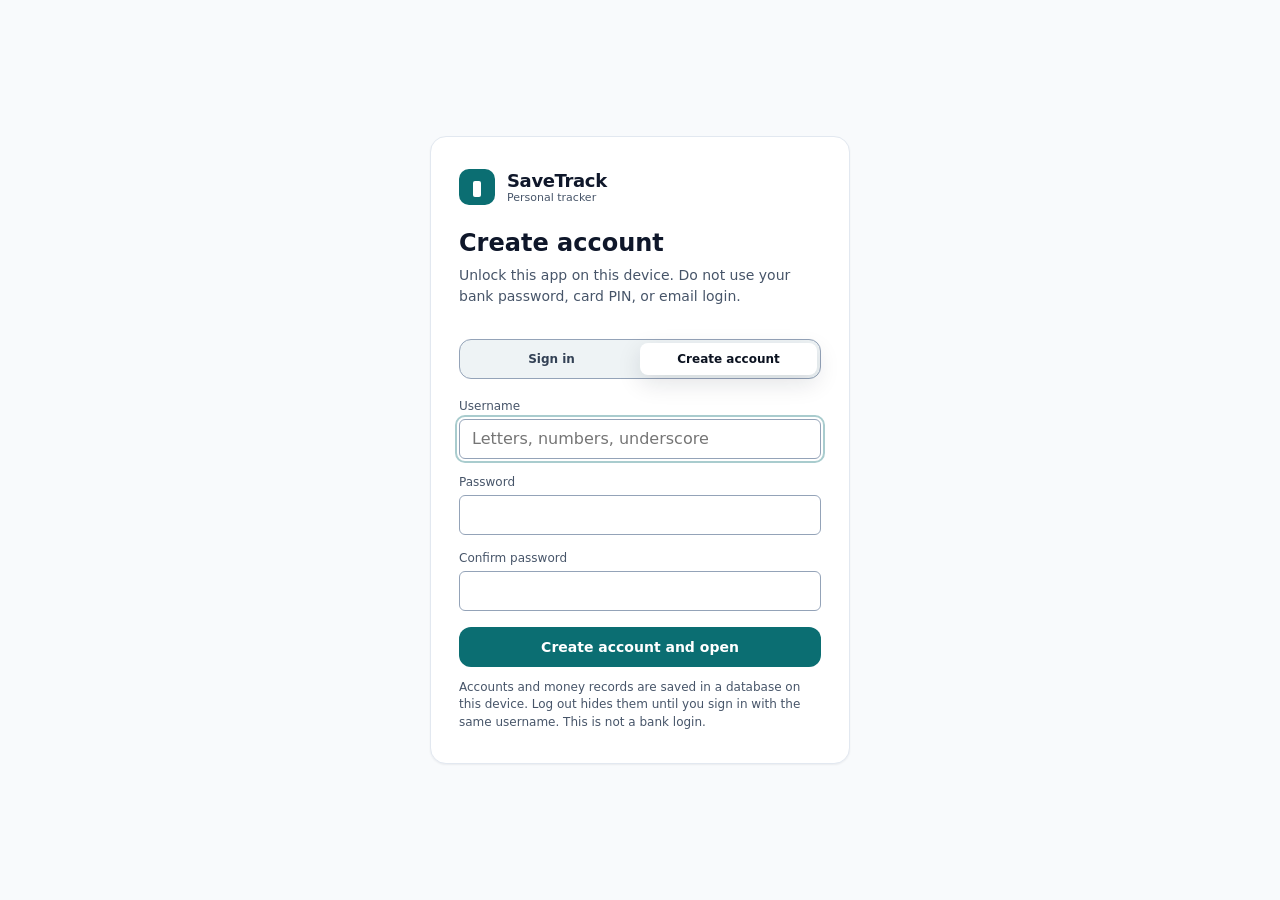
<file: index.html>
<!DOCTYPE html>
<html lang="en" data-theme="light">
  <head>
    <meta charset="UTF-8" />
    <meta name="viewport" content="width=device-width, initial-scale=1" />
    <meta name="description" content="SaveTrack — personal savings and investment tracker. Local-only; not financial advice." />
    <title>SaveTrack — Personal Savings &amp; Investment Manager</title>
    <link rel="stylesheet" href="css/styles.css" />
  </head>
  <body class="is-locked">
    <div class="auth-screen" id="auth-screen">
      <div class="auth-card">
        <div class="auth-brand">
          <span class="logo" aria-hidden="true"></span>
          <div>
            <div class="brand-name">SaveTrack</div>
            <div class="brand-tag">Personal tracker</div>
          </div>
        </div>
        <h1 id="auth-heading">Sign in</h1>
        <p class="lede">Unlock this app on this device. Do not use your bank password, card PIN, or email login.</p>
        <div class="segmented auth-tabs" role="tablist">
          <button type="button" class="is-on" data-auth-tab="login">Sign in</button>
          <button type="button" data-auth-tab="register">Create account</button>
        </div>
        <form id="form-login">
          <label class="field">
            <span>Username</span>
            <input name="username" type="text" autocomplete="username" maxlength="24" required placeholder="Your SaveTrack username" />
          </label>
          <label class="field">
            <span>Password</span>
            <input name="password" type="password" autocomplete="current-password" required minlength="4" />
          </label>
          <p class="err" id="login-err"></p>
          <button type="submit" class="btn btn-primary auth-submit">Open SaveTrack</button>
        </form>
        <form id="form-register" hidden>
          <label class="field">
            <span>Username</span>
            <input name="username" type="text" autocomplete="username" maxlength="24" required placeholder="Letters, numbers, underscore" />
          </label>
          <label class="field">
            <span>Password</span>
            <input name="password" type="password" autocomplete="new-password" required minlength="4" />
          </label>
          <label class="field">
            <span>Confirm password</span>
            <input name="confirm" type="password" autocomplete="new-password" required minlength="4" />
          </label>
          <p class="err" id="register-err"></p>
          <button type="submit" class="btn btn-primary auth-submit">Create account and open</button>
        </form>
        <p class="caption">Accounts and money records are saved in a database on this device. Log out hides them until you sign in with the same username. This is not a bank login.</p>
      </div>
    </div>

    <div class="app" id="app" hidden>
      <div class="overlay" id="overlay" hidden></div>

      <aside class="sidebar" id="sidebar" aria-label="Main navigation">
        <div class="brand">
          <span class="logo" aria-hidden="true"></span>
          <div>
            <div class="brand-name">SaveTrack</div>
            <div class="brand-tag">Personal tracker</div>
          </div>
          <button type="button" class="icon-btn sidebar-close" id="sidebar-close" aria-label="Close menu">
            <svg width="20" height="20" viewBox="0 0 24 24" fill="none" stroke="currentColor" stroke-width="2"><path d="M6 6l12 12M18 6L6 18"/></svg>
          </button>
        </div>
        <nav class="nav">
          <a class="nav-item is-active" href="#dashboard" data-route="dashboard" title="Dashboard">
            <svg width="20" height="20" viewBox="0 0 24 24" fill="none" stroke="currentColor" stroke-width="1.8"><rect x="3" y="3" width="7" height="9" rx="1.5"/><rect x="14" y="3" width="7" height="5" rx="1.5"/><rect x="14" y="12" width="7" height="9" rx="1.5"/><rect x="3" y="16" width="7" height="5" rx="1.5"/></svg>
            Dashboard
          </a>
          <a class="nav-item" href="#income" data-route="income" title="Income">
            <svg width="20" height="20" viewBox="0 0 24 24" fill="none" stroke="currentColor" stroke-width="1.8"><path d="M12 3v12"/><path d="M7 8l5-5 5 5"/><rect x="4" y="15" width="16" height="6" rx="1.5"/></svg>
            Income
          </a>
          <a class="nav-item" href="#expenses" data-route="expenses" title="Expenses">
            <svg width="20" height="20" viewBox="0 0 24 24" fill="none" stroke="currentColor" stroke-width="1.8"><path d="M12 21V9"/><path d="M7 16l5 5 5-5"/><rect x="4" y="3" width="16" height="6" rx="1.5"/></svg>
            Expenses
          </a>
          <a class="nav-item" href="#history" data-route="history" title="History">
            <svg width="20" height="20" viewBox="0 0 24 24" fill="none" stroke="currentColor" stroke-width="1.8"><circle cx="12" cy="12" r="8"/><path d="M12 8v5l3 2"/></svg>
            History
          </a>
          <a class="nav-item" href="#savings" data-route="savings" title="Savings">
            <svg width="20" height="20" viewBox="0 0 24 24" fill="none" stroke="currentColor" stroke-width="1.8"><circle cx="12" cy="12" r="8"/><path d="M12 8v8M9 11h6"/></svg>
            Savings
          </a>
          <a class="nav-item" href="#investments" data-route="investments" title="Investments">
            <svg width="20" height="20" viewBox="0 0 24 24" fill="none" stroke="currentColor" stroke-width="1.8"><path d="M4 19V9l5 4 6-8 5 6v8H4z"/></svg>
            Investments
          </a>
          <a class="nav-item" href="#stocks" data-route="stocks" title="Halal stocks">
            <svg width="20" height="20" viewBox="0 0 24 24" fill="none" stroke="currentColor" stroke-width="1.8"><path d="M4 19V8h3v11H4zM10.5 19V4h3v15h-3zM17 19v-7h3v7h-3z"/></svg>
            Halal stocks
          </a>
          <a class="nav-item" href="#transactions" data-route="transactions" title="Transactions">
            <svg width="20" height="20" viewBox="0 0 24 24" fill="none" stroke="currentColor" stroke-width="1.8"><path d="M8 7h12M8 12h12M8 17h12"/><circle cx="4" cy="7" r="1.2" fill="currentColor" stroke="none"/><circle cx="4" cy="12" r="1.2" fill="currentColor" stroke="none"/><circle cx="4" cy="17" r="1.2" fill="currentColor" stroke="none"/></svg>
            Transactions
          </a>
          <a class="nav-item" href="#calculators" data-route="calculators" title="Calculators">
            <svg width="20" height="20" viewBox="0 0 24 24" fill="none" stroke="currentColor" stroke-width="1.8"><rect x="4" y="3" width="16" height="18" rx="2"/><path d="M8 7h8M8 12h2m4 0h2M8 17h2m4 0h2"/></svg>
            Calculators
          </a>
          <a class="nav-item" href="#settings" data-route="settings" title="Settings">
            <svg width="20" height="20" viewBox="0 0 24 24" fill="none" stroke="currentColor" stroke-width="1.8"><circle cx="12" cy="12" r="3"/><path d="M19.4 15a1.7 1.7 0 0 0 .3 1.8l.1.1a2 2 0 1 1-2.8 2.8l-.1-.1a1.7 1.7 0 0 0-1.8-.3 1.7 1.7 0 0 0-1 1.5V21a2 2 0 1 1-4 0v-.1a1.7 1.7 0 0 0-1-1.5 1.7 1.7 0 0 0-1.8.3l-.1.1a2 2 0 1 1-2.8-2.8l.1-.1a1.7 1.7 0 0 0 .3-1.8 1.7 1.7 0 0 0-1.5-1H3a2 2 0 1 1 0-4h.1a1.7 1.7 0 0 0 1.5-1 1.7 1.7 0 0 0-.3-1.8l-.1-.1a2 2 0 1 1 2.8-2.8l.1.1a1.7 1.7 0 0 0 1.8.3H8a1.7 1.7 0 0 0 1-1.5V3a2 2 0 1 1 4 0v.1a1.7 1.7 0 0 0 1 1.5 1.7 1.7 0 0 0 1.8-.3l.1-.1a2 2 0 1 1 2.8 2.8l-.1.1a1.7 1.7 0 0 0-.3 1.8V8c.3.7 1 1.2 1.8 1.2H21a2 2 0 1 1 0 4h-.1a1.7 1.7 0 0 0-1.5 1z"/></svg>
            Settings
          </a>
        </nav>
        <div class="sidebar-foot">
          <div class="signed-in" id="signed-in"></div>
          <div class="segmented" role="group" aria-label="Theme">
            <button type="button" data-theme-set="light">Light</button>
            <button type="button" data-theme-set="dark">Dark</button>
            <button type="button" data-theme-set="system">System</button>
          </div>
          <button type="button" class="btn btn-secondary logout-btn" id="logout-btn">Log out</button>
        </div>
      </aside>

      <div class="main-wrap">
        <header class="topbar">
          <button type="button" class="icon-btn hamburger" id="hamburger" aria-label="Open menu" aria-expanded="false" aria-controls="sidebar">
            <svg width="22" height="22" viewBox="0 0 24 24" fill="none" stroke="currentColor" stroke-width="2"><path d="M4 7h16M4 12h16M4 17h16"/></svg>
          </button>
          <div>
            <h1 id="page-title">Dashboard</h1>
            <p class="page-sub" id="page-sub">Overview of this month</p>
          </div>
          <div class="topbar-actions">
            <span class="device-only" id="whoami">This device only</span>
            <div class="add-wrap">
              <button type="button" class="btn btn-primary" id="header-add">Add</button>
              <div class="menu" id="add-menu" hidden>
                <button type="button" data-add="income">Income</button>
                <button type="button" data-add="expense">Expense</button>
                <button type="button" data-add="goal">Goal</button>
                <button type="button" data-add="investment">Investment</button>
              </div>
            </div>
          </div>
        </header>

        <main class="content" id="content">
          <section class="page" id="page-dashboard" data-page="dashboard">
            <div class="toolbar">
              <div class="segmented" id="dash-period">
                <button type="button" class="is-on" data-period="month">This month</button>
                <button type="button" data-period="3mo">3 mo</button>
                <button type="button" data-period="year">Year</button>
              </div>
            </div>
            <div class="stat-grid" id="dash-stats"></div>
            <article class="card chart-wide">
              <div class="card-head">
                <h2>Monthly used, saved, and invested</h2>
              </div>
              <div id="chart-money-flow"></div>
              <p class="caption">Used is spending. Saved is money you assigned to goals. Invested is holdings you recorded. These are your entries, not a bank statement.</p>
            </article>
            <div class="dash-grid">
              <article class="card">
                <div class="card-head">
                  <h2>Income vs expense</h2>
                </div>
                <div id="chart-income-expense"></div>
                <p class="caption">Amounts you recorded. Not a bank statement.</p>
              </article>
              <article class="card">
                <div class="card-head">
                  <h2>Savings progress</h2>
                </div>
                <div id="chart-savings"></div>
                <p class="caption">Progress is based on amounts you entered.</p>
              </article>
              <article class="card">
                <div class="card-head">
                  <h2>Investment summary</h2>
                </div>
                <div id="dash-invest"></div>
                <p class="caption">Based on values you typed. Not live market data.</p>
              </article>
              <article class="card">
                <div class="card-head">
                  <h2>Active savings goals</h2>
                  <a class="text-link" href="#savings">View all</a>
                </div>
                <div id="dash-goals"></div>
              </article>
            </div>
            <article class="card">
              <div class="card-head">
                <h2>Recent transactions</h2>
                <a class="text-link" href="#transactions">View all</a>
              </div>
              <div id="dash-recent"></div>
            </article>
          </section>

          <section class="page" id="page-income" data-page="income" hidden>
            <div class="split">
              <article class="card form-card">
                <h2>Add income</h2>
                <form id="form-income">
                  <label class="field">
                    <span>Amount <em>Required</em></span>
                    <div class="amount-wrap">
                      <span class="currency-prefix" data-currency-prefix>$</span>
                      <input name="amount" type="number" min="0.01" step="0.01" required placeholder="0.00" />
                    </div>
                    <small class="err" data-err="amount"></small>
                  </label>
                  <label class="field">
                    <span>Income source <em>Required</em></span>
                    <input name="source" type="text" maxlength="60" required placeholder="Salary, freelance…" list="income-sources" />
                    <datalist id="income-sources"></datalist>
                    <small class="err" data-err="source"></small>
                  </label>
                  <label class="field">
                    <span>Date <em>Required</em></span>
                    <input name="date" type="date" required />
                    <small class="err" data-err="date"></small>
                  </label>
                  <label class="field">
                    <span>Note</span>
                    <textarea name="note" maxlength="200" rows="3" placeholder="Optional"></textarea>
                  </label>
                  <button type="submit" class="btn btn-primary">Save income</button>
                </form>
              </article>
              <article class="card grow">
                <div class="card-head">
                  <h2>All income</h2>
                </div>
                <div class="filters">
                  <input type="search" id="income-search" placeholder="Search source or note" />
                  <input type="date" id="income-from" aria-label="From date" />
                  <input type="date" id="income-to" aria-label="To date" />
                </div>
                <div id="income-list"></div>
              </article>
            </div>
          </section>

          <section class="page" id="page-expenses" data-page="expenses" hidden>
            <div class="split">
              <article class="card form-card">
                <h2>Add expense</h2>
                <form id="form-expense">
                  <label class="field">
                    <span>Amount <em>Required</em></span>
                    <div class="amount-wrap">
                      <span class="currency-prefix" data-currency-prefix>$</span>
                      <input name="amount" type="number" min="0.01" step="0.01" required placeholder="0.00" />
                    </div>
                    <small class="err" data-err="amount"></small>
                  </label>
                  <label class="field">
                    <span>Category <em>Required</em></span>
                    <select name="category" required>
                      <option value="">Select category</option>
                      <option>Food</option>
                      <option>Transport</option>
                      <option>Bills</option>
                      <option>Education</option>
                      <option>Shopping</option>
                      <option>Other</option>
                    </select>
                    <small class="err" data-err="category"></small>
                  </label>
                  <label class="field">
                    <span>Date <em>Required</em></span>
                    <input name="date" type="date" required />
                    <small class="err" data-err="date"></small>
                  </label>
                  <label class="field">
                    <span>Note</span>
                    <textarea name="note" maxlength="200" rows="3" placeholder="Optional"></textarea>
                  </label>
                  <button type="submit" class="btn btn-primary">Save expense</button>
                </form>
              </article>
              <article class="card grow">
                <div class="card-head">
                  <h2>All expenses</h2>
                </div>
                <div class="filters">
                  <input type="search" id="expense-search" placeholder="Search note or category" />
                  <select id="expense-category">
                    <option value="">All categories</option>
                    <option>Food</option>
                    <option>Transport</option>
                    <option>Bills</option>
                    <option>Education</option>
                    <option>Shopping</option>
                    <option>Other</option>
                  </select>
                  <input type="date" id="expense-from" aria-label="From date" />
                  <input type="date" id="expense-to" aria-label="To date" />
                </div>
                <div class="chips" id="expense-chips"></div>
                <div id="expense-list"></div>
              </article>
            </div>
          </section>

          <section class="page" id="page-history" data-page="history" hidden>
            <article class="card">
              <div class="card-head">
                <h2>Expense history</h2>
              </div>
              <p class="lede">Every expense you recorded, newest first. Edit or delete from here if you need to correct a row.</p>
              <div class="filters wrap">
                <input type="search" id="history-search" placeholder="Search note or category" />
                <select id="history-category">
                  <option value="">All categories</option>
                  <option>Food</option>
                  <option>Transport</option>
                  <option>Bills</option>
                  <option>Education</option>
                  <option>Shopping</option>
                  <option>Other</option>
                </select>
                <input type="date" id="history-from" aria-label="From date" />
                <input type="date" id="history-to" aria-label="To date" />
                <button type="button" class="btn btn-ghost" id="history-clear">Clear filters</button>
              </div>
              <div id="history-list"></div>
            </article>
          </section>

          <section class="page" id="page-savings" data-page="savings" hidden>
            <div class="stat-grid compact" id="savings-stats"></div>
            <div class="card-grid" id="goals-grid"></div>
          </section>

          <section class="page" id="page-investments" data-page="investments" hidden>
            <div class="banner banner-warn">
              Values are amounts you entered. For shares, profit is (current price − buy price) × shares. SaveTrack does not fetch live prices and does not recommend investments.
            </div>
            <div class="stat-grid compact" id="invest-stats"></div>
            <div class="toolbar">
              <div class="segmented" id="invest-view">
                <button type="button" class="is-on" data-view="cards">Cards</button>
                <button type="button" data-view="table">Table</button>
              </div>
            </div>
            <div id="invest-list"></div>
          </section>

          <section class="page" id="page-stocks" data-page="stocks" hidden>
            <div class="banner banner-warn">
              Illustrative Shariah-screened company list only — not a fatwa, not a recommendation, not live guaranteed quotes. Prices are delayed market data. SaveTrack does not certify any stock as halal. Not financial advice.
            </div>
            <div class="toolbar wrap">
              <input type="search" id="stock-search" placeholder="Search company or symbol" />
              <button type="button" class="btn btn-secondary" id="stock-refresh">Refresh prices</button>
            </div>
            <p class="caption" id="stock-status"></p>
            <article class="card chart-wide" id="stock-focus-card" hidden>
              <div class="card-head">
                <h2 id="stock-focus-title">Daily price</h2>
              </div>
              <div id="stock-focus-chart"></div>
              <p class="caption">Last ~1 month of daily closes. Up days vs first close in the window is shown as profit; down is loss. Delayed data. Not financial advice.</p>
            </article>
            <div class="stat-grid compact" id="stock-market-stats"></div>
            <div id="stock-list"></div>
          </section>

          <section class="page" id="page-transactions" data-page="transactions" hidden>
            <article class="card">
              <div class="filters wrap">
                <input type="search" id="txn-search" placeholder="Search description, category, type" />
                <select id="txn-type">
                  <option value="">All types</option>
                  <option>Income</option>
                  <option>Expense</option>
                  <option>Savings</option>
                  <option>Investment</option>
                </select>
                <select id="txn-sort">
                  <option value="date-desc">Date (newest)</option>
                  <option value="date-asc">Date (oldest)</option>
                  <option value="amount-desc">Amount (high)</option>
                  <option value="amount-asc">Amount (low)</option>
                  <option value="type">Type</option>
                </select>
                <input type="date" id="txn-from" aria-label="From date" />
                <input type="date" id="txn-to" aria-label="To date" />
                <button type="button" class="btn btn-ghost" id="txn-clear">Clear filters</button>
              </div>
              <div id="txn-chips"></div>
              <div id="txn-list"></div>
            </article>
          </section>

          <section class="page" id="page-calculators" data-page="calculators" hidden>
            <p class="banner banner-warn">Calculations are estimates only. Not financial advice. Not a prediction of returns.</p>
            <div class="calc-grid">
              <article class="card">
                <h2>Monthly savings calculator</h2>
                <p class="lede">Estimate leftover cash from numbers you type.</p>
                <form id="calc-monthly">
                  <label class="field">
                    <span>Monthly income</span>
                    <input name="income" type="number" min="0" step="0.01" required />
                  </label>
                  <label class="field">
                    <span>Monthly expenses</span>
                    <input name="expenses" type="number" min="0" step="0.01" required />
                  </label>
                  <div class="btn-row">
                    <button type="submit" class="btn btn-primary">Calculate</button>
                    <button type="button" class="btn btn-secondary" id="prefill-month">Prefill from this month’s records</button>
                  </div>
                </form>
                <div class="result" id="calc-monthly-out" hidden></div>
                <p class="caption">Estimate only. Not financial advice.</p>
              </article>
              <article class="card">
                <h2>Compound-growth calculator</h2>
                <p class="lede">Hypothetical growth using a rate you choose.</p>
                <form id="calc-compound">
                  <label class="field">
                    <span>Starting amount</span>
                    <input name="principal" type="number" min="0" step="0.01" required />
                  </label>
                  <label class="field">
                    <span>Monthly contribution</span>
                    <input name="pmt" type="number" min="0" step="0.01" required />
                  </label>
                  <label class="field">
                    <span>Annual rate (%)</span>
                    <input name="rate" type="number" step="0.01" required placeholder="e.g. 5 — you choose" />
                  </label>
                  <label class="field">
                    <span>Years</span>
                    <input name="years" type="number" min="0.1" step="0.1" required />
                  </label>
                  <button type="submit" class="btn btn-primary">Calculate</button>
                </form>
                <div class="result" id="calc-compound-out" hidden></div>
                <p class="caption">Estimate assumes monthly compounding and a constant rate you typed. Real returns vary and can be negative. Not financial advice. Not a prediction of returns.</p>
              </article>
              <article class="card">
                <h2>Goal calculator</h2>
                <p class="lede">Estimate a monthly amount to reach a target by a date.</p>
                <form id="calc-goal">
                  <label class="field">
                    <span>Target amount</span>
                    <input name="target" type="number" min="0.01" step="0.01" required />
                  </label>
                  <label class="field">
                    <span>Already saved</span>
                    <input name="saved" type="number" min="0" step="0.01" required />
                  </label>
                  <label class="field">
                    <span>Target date</span>
                    <input name="date" type="date" required />
                  </label>
                  <button type="submit" class="btn btn-primary">Calculate</button>
                </form>
                <div class="result" id="calc-goal-out" hidden></div>
                <p class="caption">Estimate only. Ignores inflation, interest, and income changes. Not financial advice.</p>
              </article>
            </div>
          </section>

          <section class="page" id="page-settings" data-page="settings" hidden>
            <div class="settings-col">
              <article class="card">
                <h2>Account</h2>
                <p class="lede" id="settings-user"></p>
                <button type="button" class="btn btn-secondary" id="logout-btn-2">Log out</button>
                <p class="caption">Logging out does not delete your records. Sign in again with the same username to see them.</p>
              </article>
              <article class="card">
                <h2>Currency</h2>
                <label class="field">
                  <span>Display currency</span>
                  <select id="setting-currency">
                    <option value="USD">USD $</option>
                    <option value="EUR">EUR €</option>
                    <option value="GBP">GBP £</option>
                    <option value="PKR">PKR Rs</option>
                    <option value="INR">INR ₹</option>
                    <option value="CAD">CAD $</option>
                    <option value="AUD">AUD $</option>
                  </select>
                </label>
                <p class="caption">Changes symbols only. Does not convert historical amounts.</p>
              </article>
              <article class="card">
                <h2>Appearance</h2>
                <div class="segmented" id="setting-theme">
                  <button type="button" data-theme-set="light">Light</button>
                  <button type="button" data-theme-set="dark">Dark</button>
                  <button type="button" data-theme-set="system">System</button>
                </div>
              </article>
              <article class="card">
                <h2>Notifications</h2>
                <label class="toggle">
                  <input type="checkbox" id="note-weekly" />
                  <span>Remind me to log expenses (weekly)</span>
                </label>
                <label class="toggle">
                  <input type="checkbox" id="note-goals" />
                  <span>Goal target date reminder</span>
                </label>
                <p class="caption">Uses the browser Notification API if permitted. No email. No push server. Reminders stay on this device.</p>
                <p class="caption" id="note-status"></p>
              </article>
              <article class="card">
                <h2>Data</h2>
                <p class="lede" id="data-status">Income, expenses, savings, and investments are saved in an on-device database (IndexedDB + backup). They remain after you close the site or log out.</p>
                <div class="btn-row">
                  <button type="button" class="btn btn-secondary" id="export-data">Export JSON</button>
                  <button type="button" class="btn btn-danger" id="reset-data">Reset all data</button>
                </div>
              </article>
              <article class="card">
                <h2>About</h2>
                <p>SaveTrack version 1.0. A tracking tool only. Figures you enter are stored on this device. Calculations are estimates, not financial advice. Past or projected performance is not a guarantee of future results. Do not enter bank passwords, card numbers, or banking login credentials.</p>
              </article>
            </div>
          </section>
        </main>
        <footer class="app-footer">
          SaveTrack is a tracking tool. Figures you enter are stored only on this device. Calculations are estimates, not financial advice. Past or projected performance is not a guarantee of future results.
        </footer>
      </div>
    </div>

    <div class="modal-root" id="modal-root" hidden>
      <div class="modal-backdrop" id="modal-backdrop"></div>
      <div class="modal" role="dialog" aria-modal="true" aria-labelledby="modal-title">
        <div class="modal-head">
          <h2 id="modal-title">Dialog</h2>
          <button type="button" class="icon-btn" id="modal-x" aria-label="Close">
            <svg width="18" height="18" viewBox="0 0 24 24" fill="none" stroke="currentColor" stroke-width="2"><path d="M6 6l12 12M18 6L6 18"/></svg>
          </button>
        </div>
        <div class="modal-body" id="modal-body"></div>
        <div class="modal-foot" id="modal-foot"></div>
      </div>
    </div>

    <div class="toasts" id="toasts" aria-live="polite"></div>
    <script src="js/app.js"></script>
  </body>
</html>
</file>
<file: css/styles.css>
:root {
  --primary: #0b6e72;
  --primary-hover: #08575a;
  --primary-muted: #d5eef0;
  --secondary: #1e3a5f;
  --bg: #dce7ea;
  --surface: #ffffff;
  --surface-raised: #eef3f5;
  --border: #94a3b8;
  --border-strong: #64748b;
  --text: #0b1220;
  --text-2: #334155;
  --text-3: #475569;
  --success: #047857;
  --success-soft: #d1fae5;
  --danger: #b91c1c;
  --danger-soft: #fee2e2;
  --warn: #b45309;
  --warn-soft: #fef3c7;
  --chart-income: #0b6e72;
  --chart-expense: #c2410c;
  --chart-save: #0b6e72;
  --chart-invest: #1e3a5f;
  --shadow: 0 8px 24px rgba(15, 23, 42, 0.12);
  --shadow-modal: 0 16px 40px rgba(15, 23, 42, 0.18);
  --overlay: rgba(15, 23, 42, 0.45);
  --radius-sm: 6px;
  --radius-md: 12px;
  --radius-lg: 16px;
  --sidebar: 260px;
  --topbar: 64px;
  --font: Inter, "Segoe UI", system-ui, sans-serif;
}

html[data-theme="dark"] {
  --primary: #2dd4bf;
  --primary-hover: #14b8a6;
  --primary-muted: #134e4a;
  --secondary: #93c5fd;
  --bg: #0b1220;
  --surface: #121a2a;
  --surface-raised: #182234;
  --border: #243044;
  --border-strong: #334155;
  --text: #f1f5f9;
  --text-2: #94a3b8;
  --text-3: #64748b;
  --success: #34d399;
  --success-soft: #052e1f;
  --danger: #f87171;
  --danger-soft: #3f1212;
  --warn: #fbbf24;
  --warn-soft: #3b2a05;
  --chart-income: #2dd4bf;
  --chart-expense: #fb923c;
  --chart-save: #2dd4bf;
  --chart-invest: #93c5fd;
  --shadow: none;
  --shadow-modal: none;
  --overlay: rgba(2, 6, 23, 0.7);
}

*,
*::before,
*::after {
  box-sizing: border-box;
}

html,
body {
  margin: 0;
  min-height: 100%;
  font-family: var(--font);
  background: var(--bg);
  color: var(--text);
  color-scheme: light;
}

html[data-theme="dark"],
html[data-theme="dark"] body {
  color-scheme: dark;
}

button,
input,
select,
textarea {
  font: inherit;
  color: inherit;
}

a {
  color: var(--primary);
  text-decoration: none;
}

a:hover {
  text-decoration: underline;
}

.app {
  display: flex;
  min-height: 100vh;
}

.app[hidden],
body.is-locked .app {
  display: none !important;
}

.sidebar {
  width: var(--sidebar);
  background: var(--surface);
  border-right: 1px solid var(--border);
  display: flex;
  flex-direction: column;
  position: sticky;
  top: 0;
  height: 100vh;
  z-index: 30;
  flex-shrink: 0;
}

.brand {
  display: flex;
  align-items: center;
  gap: 12px;
  padding: 20px 16px 16px;
}

.logo {
  width: 36px;
  height: 36px;
  border-radius: 10px;
  background: var(--primary);
  position: relative;
  flex-shrink: 0;
}

.logo::after {
  content: "";
  position: absolute;
  left: 50%;
  bottom: 8px;
  width: 8px;
  height: 16px;
  margin-left: -4px;
  background: #fff;
  border-radius: 2px;
}

.brand-name {
  font-size: 18px;
  font-weight: 700;
  letter-spacing: -0.02em;
  line-height: 1.2;
}

.brand-tag {
  font-size: 11px;
  color: var(--text-3);
}

.sidebar-close {
  display: none;
  margin-left: auto;
}

.nav {
  display: flex;
  flex-direction: column;
  gap: 4px;
  padding: 8px;
  flex: 1;
  overflow: auto;
}

.nav-item {
  display: flex;
  align-items: center;
  gap: 12px;
  height: 40px;
  padding: 0 12px;
  border-radius: 8px;
  color: var(--text-2);
  font-size: 14px;
  font-weight: 500;
  text-decoration: none;
  position: relative;
}

.nav-item:hover {
  background: var(--bg);
  text-decoration: none;
}

.nav-item.is-active {
  background: var(--primary-muted);
  color: var(--primary);
}

.nav-item.is-active::before {
  content: "";
  position: absolute;
  left: 0;
  top: 8px;
  bottom: 8px;
  width: 3px;
  background: var(--primary);
  border-radius: 0 2px 2px 0;
}

.sidebar-foot {
  padding: 16px;
  border-top: 1px solid var(--border);
}

.main-wrap {
  flex: 1;
  min-width: 0;
  display: flex;
  flex-direction: column;
}

.topbar {
  height: var(--topbar);
  background: var(--surface);
  border-bottom: 1px solid var(--border);
  display: flex;
  align-items: center;
  gap: 16px;
  padding: 0 32px;
  position: sticky;
  top: 0;
  z-index: 20;
}

.topbar h1 {
  margin: 0;
  font-size: 24px;
  font-weight: 600;
  letter-spacing: -0.02em;
  line-height: 1.25;
}

.page-sub {
  margin: 2px 0 0;
  font-size: 13px;
  color: var(--text-2);
}

.topbar-actions {
  margin-left: auto;
  display: flex;
  align-items: center;
  gap: 12px;
}

.device-only {
  font-size: 12px;
  color: var(--text-3);
}

.hamburger {
  display: none;
}

.content {
  padding: 32px;
  max-width: 1280px;
  width: 100%;
}

.page[hidden] {
  display: none !important;
}

.toolbar {
  display: flex;
  justify-content: flex-end;
  margin-bottom: 16px;
}

.toolbar.wrap {
  justify-content: flex-start;
  gap: 12px;
  flex-wrap: wrap;
}

.toolbar.wrap input[type="search"] {
  flex: 1;
  min-width: 180px;
  height: 40px;
  border: 1px solid var(--border);
  border-radius: var(--radius-sm);
  padding: 0 12px;
  background: var(--surface);
  color: var(--text);
}

.stat-grid {
  display: grid;
  grid-template-columns: repeat(3, 1fr);
  gap: 16px;
  margin-bottom: 24px;
}

.chart-wide {
  margin-bottom: 24px;
}

.month-group {
  margin-bottom: 24px;
}

.month-group h3 {
  margin: 0 0 8px;
  font-size: 14px;
  font-weight: 600;
  color: var(--text-2);
}

.signed-in {
  font-size: 12px;
  color: var(--text-2);
  margin-bottom: 12px;
  word-break: break-all;
}

.logout-btn {
  width: 100%;
  margin-top: 12px;
}

.auth-screen {
  min-height: 100vh;
  display: flex;
  align-items: center;
  justify-content: center;
  padding: 24px 16px;
  background: #f8fafc;
  color: #0f172a;
}

.auth-screen[hidden],
body:not(.is-locked) .auth-screen {
  display: none !important;
}

.auth-card {
  width: 100%;
  max-width: 420px;
  background: #ffffff;
  border: 1px solid #e2e8f0;
  border-radius: var(--radius-lg);
  box-shadow: 0 1px 2px rgba(15, 23, 42, 0.06);
  padding: 32px 28px;
  color: #0f172a;
}

.auth-card .lede,
.auth-card .caption {
  color: #475569;
}

.auth-card .field span {
  color: #475569;
}

.auth-card input {
  background: #ffffff;
  border-color: #e2e8f0;
  color: #0f172a;
}

.auth-brand {
  display: flex;
  align-items: center;
  gap: 12px;
  margin-bottom: 24px;
}

.auth-card h1 {
  margin: 0 0 8px;
  font-size: 24px;
  font-weight: 600;
}

.auth-tabs {
  margin: 16px 0 20px;
}

.auth-submit {
  width: 100%;
}

.flow-totals {
  display: grid;
  grid-template-columns: repeat(3, 1fr);
  gap: 12px;
  margin-bottom: 16px;
}

.flow-totals div {
  background: var(--surface-raised);
  border-radius: var(--radius-md);
  padding: 12px;
}

.flow-totals span {
  display: block;
  font-size: 12px;
  color: var(--text-3);
}

.flow-totals strong {
  font-size: 16px;
}

.bars.triple {
  height: 200px;
  overflow-x: auto;
}

.bars.triple .bar-col {
  min-width: 40px;
}

.bar.used,
.bar.save,
.bar.invested {
  width: 8px;
}

.stat-grid.compact {
  grid-template-columns: repeat(4, 1fr);
}

.stat-card {
  background: var(--surface);
  border-radius: var(--radius-lg);
  box-shadow: var(--shadow);
  border: 1px solid var(--border);
  padding: 20px;
}

.stat-label {
  font-size: 12px;
  font-weight: 500;
  letter-spacing: 0.04em;
  text-transform: uppercase;
  color: var(--text-2);
}

.stat-value {
  margin-top: 8px;
  font-size: 28px;
  font-weight: 700;
  letter-spacing: -0.03em;
  line-height: 1.1;
  word-break: break-word;
}

.stat-value.teal { color: var(--primary); }
.stat-value.navy { color: var(--secondary); }
.stat-value.good { color: var(--success); }
.stat-value.bad { color: var(--danger); }
.stat-value.warn { color: var(--warn); }
.stat-value.muted { color: var(--text-3); }

.stat-hint {
  margin-top: 8px;
  font-size: 12px;
  color: var(--text-3);
  line-height: 1.4;
}

.dash-grid {
  display: grid;
  grid-template-columns: 1.4fr 1fr;
  gap: 24px;
  margin-bottom: 24px;
}

.card {
  background: var(--surface);
  border: 1px solid var(--border);
  border-radius: var(--radius-lg);
  box-shadow: var(--shadow);
  padding: 24px;
}

.card-head {
  display: flex;
  align-items: center;
  justify-content: space-between;
  gap: 12px;
  margin-bottom: 16px;
}

.card h2,
.form-card h2 {
  margin: 0 0 16px;
  font-size: 16px;
  font-weight: 600;
}

.card-head h2 {
  margin: 0;
}

.caption {
  margin: 12px 0 0;
  font-size: 12px;
  color: var(--text-3);
  line-height: 1.45;
}

.lede {
  margin: 0 0 16px;
  font-size: 14px;
  color: var(--text-2);
  line-height: 1.5;
}

.text-link {
  font-size: 13px;
  font-weight: 600;
}

.split {
  display: grid;
  grid-template-columns: 360px 1fr;
  gap: 24px;
  align-items: start;
}

.form-card {
  position: sticky;
  top: 88px;
}

.grow { min-width: 0; }

.field {
  display: flex;
  flex-direction: column;
  gap: 6px;
  margin-bottom: 16px;
}

.field span {
  font-size: 12px;
  font-weight: 500;
  color: var(--text-2);
}

.field em {
  font-style: normal;
  color: var(--text-3);
  font-weight: 400;
  margin-left: 6px;
}

.field input,
.field select,
.field textarea,
.filters input,
.filters select {
  height: 40px;
  border: 1px solid var(--border);
  border-radius: var(--radius-sm);
  background: var(--surface);
  padding: 10px 12px;
}

.field textarea {
  height: auto;
  min-height: 80px;
  resize: vertical;
}

.field input:focus,
.field select:focus,
.field textarea:focus,
.filters input:focus,
.filters select:focus,
.btn:focus-visible,
.nav-item:focus-visible,
.icon-btn:focus-visible,
.segmented button:focus-visible {
  outline: 2px solid color-mix(in srgb, var(--primary) 35%, transparent);
  outline-offset: 2px;
}

.field input.is-invalid,
.field select.is-invalid {
  border-color: var(--danger);
}

.err {
  color: var(--danger);
  font-size: 12px;
  min-height: 0;
}

.amount-wrap {
  display: flex;
  align-items: stretch;
  border: 1px solid var(--border);
  border-radius: var(--radius-sm);
  overflow: hidden;
  background: var(--surface);
}

.amount-wrap:focus-within {
  outline: 2px solid color-mix(in srgb, var(--primary) 35%, transparent);
  outline-offset: 2px;
}

.currency-prefix {
  display: flex;
  align-items: center;
  padding: 0 10px;
  background: var(--surface-raised);
  color: var(--text-3);
  border-right: 1px solid var(--border);
  font-size: 14px;
}

.amount-wrap input {
  border: 0 !important;
  height: 40px;
  flex: 1;
  text-align: right;
  outline: none !important;
}

.filters {
  display: flex;
  flex-wrap: wrap;
  gap: 8px;
  margin-bottom: 16px;
}

.filters.wrap input[type="search"] {
  min-width: 220px;
  flex: 1;
}

.chips,
#txn-chips {
  display: flex;
  flex-wrap: wrap;
  gap: 8px;
  margin-bottom: 12px;
}

.chip {
  border: 1px solid var(--border);
  background: var(--surface);
  border-radius: 999px;
  height: 32px;
  padding: 0 12px;
  font-size: 12px;
  font-weight: 500;
  color: var(--text-2);
  cursor: pointer;
}

.chip.is-on {
  background: var(--primary-muted);
  color: var(--primary);
  border-color: transparent;
}

.btn {
  display: inline-flex;
  align-items: center;
  justify-content: center;
  height: 40px;
  padding: 0 16px;
  border-radius: var(--radius-md);
  border: 0;
  font-size: 14px;
  font-weight: 600;
  cursor: pointer;
  min-width: 44px;
}

.btn:disabled {
  opacity: 0.4;
  cursor: not-allowed;
}

.btn-primary {
  background: var(--primary);
  color: #fff;
}

html[data-theme="dark"] .btn-primary {
  color: #0b1220;
}

.btn-primary:hover:not(:disabled) {
  background: var(--primary-hover);
}

.btn-secondary {
  background: var(--surface);
  color: var(--secondary);
  border: 1px solid var(--border);
}

.btn-ghost {
  background: transparent;
  color: var(--text-2);
}

.btn-danger {
  background: var(--danger);
  color: #fff;
}

.btn-sm {
  height: 32px;
  font-size: 13px;
  padding: 0 12px;
}

.icon-btn {
  width: 36px;
  height: 36px;
  border: 0;
  background: transparent;
  color: var(--text-2);
  border-radius: var(--radius-sm);
  cursor: pointer;
  display: inline-flex;
  align-items: center;
  justify-content: center;
}

.icon-btn:hover {
  background: var(--bg);
}

.btn-row {
  display: flex;
  flex-wrap: wrap;
  gap: 8px;
}

.segmented {
  display: inline-flex;
  background: var(--surface-raised);
  border: 1px solid var(--border);
  border-radius: var(--radius-md);
  padding: 3px;
  width: 100%;
}

.segmented button {
  flex: 1;
  border: 0;
  background: transparent;
  height: 32px;
  border-radius: 8px;
  font-size: 12px;
  font-weight: 600;
  color: var(--text-2);
  cursor: pointer;
}

.segmented button.is-on {
  background: var(--surface);
  color: var(--text);
  box-shadow: var(--shadow);
}

.table-wrap {
  overflow-x: auto;
}

table.data {
  width: 100%;
  min-width: 640px;
  border-collapse: collapse;
  font-size: 14px;
}

table.data th {
  text-align: left;
  font-size: 12px;
  font-weight: 600;
  letter-spacing: 0.02em;
  color: var(--text-2);
  padding: 10px 12px;
  background: var(--surface-raised);
  border-bottom: 1px solid var(--border);
}

table.data td {
  padding: 12px;
  border-bottom: 1px solid var(--border);
  vertical-align: middle;
}

table.data .num {
  text-align: right;
  font-variant-numeric: tabular-nums;
}

.row-cards {
  display: none;
}

.amount-pos { color: var(--success); }
.amount-neg { color: var(--danger); }

.badge {
  display: inline-flex;
  align-items: center;
  gap: 6px;
  font-size: 12px;
  font-weight: 600;
  padding: 2px 8px;
  border-radius: 999px;
  border: 1px solid var(--border);
  color: var(--secondary);
}

.stock-grid {
  display: grid;
  grid-template-columns: repeat(3, 1fr);
  gap: 16px;
}

.stock-card {
  background: var(--surface);
  border: 1px solid var(--border);
  border-radius: var(--radius-lg);
  box-shadow: var(--shadow);
  padding: 16px;
  cursor: pointer;
}

.stock-card.is-selected {
  border-color: var(--primary);
}

.stock-card.is-up {
  box-shadow: inset 3px 0 0 var(--success);
}

.stock-card.is-down {
  box-shadow: inset 3px 0 0 var(--danger);
}

.stock-top {
  display: flex;
  justify-content: space-between;
  gap: 12px;
  align-items: flex-start;
}

.stock-card h3 {
  margin: 0 0 6px;
  font-size: 16px;
}

.stock-px {
  font-size: 16px;
  white-space: nowrap;
}

.stock-row {
  display: flex;
  justify-content: space-between;
  align-items: center;
  gap: 8px;
  margin: 12px 0;
  font-size: 13px;
  font-weight: 600;
}

.spark,
.daily-bars {
  display: block;
  color: var(--text-3);
}

#stock-focus-chart .meta-grid {
  margin-bottom: 12px;
}

.dot {
  width: 8px;
  height: 8px;
  border-radius: 50%;
}

.dot-food { background: #0d7377; }
.dot-transport { background: #1e3a5f; }
.dot-bills { background: #b45309; }
.dot-education { background: #047857; }
.dot-shopping { background: #7c3aed; }
.dot-other { background: #64748b; }

.card-grid {
  display: grid;
  grid-template-columns: repeat(3, 1fr);
  gap: 16px;
}

.goal-card,
.invest-card {
  background: var(--surface);
  border: 1px solid var(--border);
  border-radius: var(--radius-lg);
  box-shadow: var(--shadow);
  padding: 20px;
}

.goal-card h3,
.profit-preview {
  margin: 0 0 16px;
  padding: 12px 14px;
  border-radius: var(--radius-md);
  border: 1px solid var(--border);
  background: var(--surface-raised);
}

.profit-preview span {
  display: block;
  font-size: 12px;
  color: var(--text-3);
}

.profit-preview strong {
  display: block;
  font-size: 20px;
  margin: 4px 0;
}

.profit-preview p {
  margin: 0;
  font-size: 13px;
  color: var(--text-2);
}

.profit-preview.is-gain {
  background: var(--success-soft);
  border-color: var(--success);
}

.profit-preview.is-loss {
  background: var(--danger-soft);
  border-color: var(--danger);
}

.meta-grid {
  display: grid;
  grid-template-columns: 1fr 1fr;
  gap: 8px 12px;
  margin-bottom: 16px;
}

.meta-grid span {
  display: block;
  font-size: 12px;
  color: var(--text-3);
}

.meta-grid strong {
  font-size: 14px;
  font-weight: 600;
}

.progress {
  height: 8px;
  background: var(--border);
  border-radius: var(--radius-md);
  overflow: hidden;
}

.progress > i {
  display: block;
  height: 100%;
  background: var(--primary);
  border-radius: var(--radius-md);
  width: 0;
  transition: width 0.2s ease-out;
}

.progress > i.done {
  background: var(--success);
}

.progress-label {
  display: flex;
  justify-content: space-between;
  font-size: 12px;
  margin-top: 8px;
  color: var(--text-2);
}

.warn-text {
  color: var(--warn);
  font-size: 12px;
  margin-top: 8px;
}

.empty {
  text-align: center;
  padding: 40px 16px;
  color: var(--text-2);
}

.empty .icon-well {
  width: 64px;
  height: 64px;
  margin: 0 auto 12px;
  border-radius: 50%;
  background: var(--surface-raised);
  border: 1px solid var(--border);
  display: flex;
  align-items: center;
  justify-content: center;
  color: var(--text-3);
}

.empty h3 {
  margin: 0 0 8px;
  font-size: 16px;
  color: var(--text);
}

.empty p {
  margin: 0 0 16px;
  font-size: 14px;
}

.banner {
  padding: 12px 16px;
  border-radius: var(--radius-md);
  font-size: 13px;
  line-height: 1.45;
  margin-bottom: 16px;
}

.banner-warn {
  background: var(--warn-soft);
  color: var(--warn);
}

.banner-danger {
  background: var(--danger-soft);
  color: var(--danger);
}

.bars {
  display: flex;
  align-items: flex-end;
  gap: 12px;
  height: 180px;
  padding-top: 8px;
}

.bar-col {
  flex: 1;
  display: flex;
  flex-direction: column;
  align-items: center;
  height: 100%;
  justify-content: flex-end;
  min-width: 0;
}

.bar-pair {
  display: flex;
  align-items: flex-end;
  gap: 4px;
  height: 100%;
  width: 100%;
  justify-content: center;
}

.bar {
  width: 12px;
  border-radius: 4px 4px 0 0;
  min-height: 2px;
}

.bar.income { background: var(--chart-income); }
.bar.expense, .bar.used { background: var(--chart-expense); }
.bar.save { background: var(--chart-save); }
.bar.invested { background: var(--chart-invest); }

.bar-col label {
  margin-top: 8px;
  font-size: 11px;
  color: var(--text-3);
}

.legend {
  display: flex;
  gap: 16px;
  font-size: 12px;
  color: var(--text-2);
  margin-bottom: 8px;
}

.legend i {
  width: 8px;
  height: 8px;
  border-radius: 2px;
  display: inline-block;
  margin-right: 6px;
}

.hbars {
  display: flex;
  flex-direction: column;
  gap: 12px;
}

.hbar-row span {
  font-size: 13px;
  display: flex;
  justify-content: space-between;
  margin-bottom: 4px;
}

.chart-summary {
  font-size: 13px;
  color: var(--text-2);
  margin-top: 8px;
}

.kebab {
  position: relative;
}

.menu {
  position: absolute;
  right: 0;
  top: calc(100% + 6px);
  background: var(--surface);
  border: 1px solid var(--border);
  border-radius: var(--radius-md);
  box-shadow: var(--shadow-modal);
  min-width: 180px;
  z-index: 40;
  padding: 6px;
}

.add-wrap {
  position: relative;
}

.menu button {
  display: block;
  width: 100%;
  text-align: left;
  border: 0;
  background: transparent;
  padding: 8px 10px;
  border-radius: 8px;
  font-size: 14px;
  cursor: pointer;
}

.menu button:hover {
  background: var(--bg);
}

.menu button.danger {
  color: var(--danger);
}

.overlay {
  position: fixed;
  inset: 0;
  background: var(--overlay);
  z-index: 25;
}

.modal-root[hidden],
.overlay[hidden],
.menu[hidden] {
  display: none !important;
}

.modal-root {
  position: fixed;
  inset: 0;
  z-index: 50;
  display: flex;
  align-items: center;
  justify-content: center;
  padding: 16px;
}

.modal-backdrop {
  position: absolute;
  inset: 0;
  background: var(--overlay);
}

.modal {
  position: relative;
  background: var(--surface);
  border-radius: var(--radius-lg);
  border: 1px solid var(--border);
  width: 100%;
  max-width: 440px;
  max-height: 90vh;
  overflow: hidden;
  display: flex;
  flex-direction: column;
  box-shadow: var(--shadow-modal);
  padding: 20px 24px 24px;
}

.modal-body {
  overflow: auto;
  min-height: 0;
}

.modal-head {
  display: flex;
  align-items: center;
  justify-content: space-between;
  margin-bottom: 12px;
  flex-shrink: 0;
}

.modal-head h2 {
  margin: 0;
  font-size: 16px;
}

.modal-foot {
  display: flex;
  flex-wrap: wrap;
  justify-content: flex-end;
  gap: 8px;
  margin-top: 8px;
  flex-shrink: 0;
}

.modal-foot .profit-preview {
  flex: 1 1 100%;
  margin: 0 0 8px;
}

.toasts {
  position: fixed;
  top: 16px;
  right: 16px;
  z-index: 60;
  display: flex;
  flex-direction: column;
  gap: 8px;
  width: min(360px, calc(100% - 24px));
}

.toast {
  background: var(--surface);
  border: 1px solid var(--border);
  border-radius: var(--radius-md);
  padding: 12px 14px;
  font-size: 14px;
  box-shadow: var(--shadow-modal);
}

.toast.ok {
  border-left: 3px solid var(--success);
}

.toast.err {
  border-left: 3px solid var(--danger);
}

.settings-col {
  max-width: 640px;
  display: flex;
  flex-direction: column;
  gap: 16px;
}

.toggle {
  display: flex;
  align-items: center;
  gap: 10px;
  margin: 10px 0;
  font-size: 14px;
}

.calc-grid {
  display: flex;
  flex-direction: column;
  gap: 24px;
}

.result {
  margin-top: 16px;
  background: var(--surface-raised);
  border-radius: var(--radius-md);
  padding: 16px;
  font-size: 14px;
}

.result strong {
  display: block;
  font-size: 22px;
  margin: 4px 0 8px;
}

.app-footer {
  padding: 0 32px 32px;
  max-width: 1280px;
  font-size: 12px;
  color: var(--text-3);
  line-height: 1.45;
}

.pager {
  display: flex;
  justify-content: space-between;
  align-items: center;
  margin-top: 12px;
  font-size: 13px;
  color: var(--text-2);
}

.table-foot {
  margin-top: 12px;
  font-size: 14px;
  font-weight: 600;
}

@media (max-width: 1199px) {
  .stat-grid {
    grid-template-columns: repeat(3, 1fr);
  }
  .stat-grid.compact {
    grid-template-columns: repeat(2, 1fr);
  }
}

@media (max-width: 1023px) {
  .sidebar {
    width: 72px;
  }
  .brand-name,
  .brand-tag,
  .nav-item span,
  .nav-item {
    font-size: 0;
  }
  .nav-item {
    justify-content: center;
    padding: 0;
    font-size: 0;
    color: transparent;
  }
  .nav-item svg {
    color: var(--text-2);
  }
  .nav-item.is-active svg {
    color: var(--primary);
  }
  .brand > div,
  .sidebar-foot {
    display: none;
  }
  .brand {
    justify-content: center;
    padding: 16px 8px;
  }
  .split {
    grid-template-columns: 1fr;
  }
  .form-card {
    position: static;
  }
  .card-grid {
    grid-template-columns: repeat(2, 1fr);
  }
  .stock-grid {
    grid-template-columns: repeat(2, 1fr);
  }
}

@media (max-width: 767px) {
  .sidebar {
    position: fixed;
    left: 0;
    top: 0;
    width: min(320px, 80%);
    transform: translateX(-105%);
    transition: transform 0.2s ease-out;
    height: 100%;
  }
  .sidebar.is-open {
    transform: translateX(0);
  }
  .brand > div,
  .sidebar-foot {
    display: block;
  }
  .nav-item {
    justify-content: flex-start;
    font-size: 14px;
    color: var(--text-2);
    padding: 0 12px;
  }
  .sidebar-close {
    display: inline-flex;
  }
  .hamburger {
    display: inline-flex;
    width: 44px;
    height: 44px;
  }
  .topbar {
    padding: 0 12px;
    height: 56px;
  }
  .topbar h1 {
    font-size: 18px;
  }
  .page-sub,
  .device-only {
    display: none;
  }
  .content {
    padding: 12px;
  }
  .app-footer {
    padding: 0 12px 24px;
  }
  .stat-grid,
  .stat-grid.compact,
  .dash-grid,
  .card-grid,
  .stock-grid,
  .flow-totals {
    grid-template-columns: 1fr;
  }
  .stat-grid {
    grid-template-columns: 1fr 1fr;
  }
  .stat-value {
    font-size: 22px;
  }
  .card {
    padding: 16px;
  }
  table.data {
    display: none;
  }
  .row-cards {
    display: flex;
    flex-direction: column;
    gap: 8px;
  }
  .row-card {
    border: 1px solid var(--border);
    border-radius: var(--radius-md);
    padding: 12px;
  }
  .row-card .rc-top {
    display: flex;
    justify-content: space-between;
    gap: 8px;
    align-items: center;
  }
  .row-card .rc-mid {
    font-size: 14px;
    margin: 6px 0;
  }
  .row-card .rc-bot {
    display: flex;
    justify-content: space-between;
    font-size: 12px;
    color: var(--text-3);
  }
  .btn,
  .icon-btn {
    min-height: 44px;
  }
  .toasts {
    left: 12px;
    right: 12px;
    width: auto;
  }
}

body.nav-lock {
  overflow: hidden;
}
</file>
